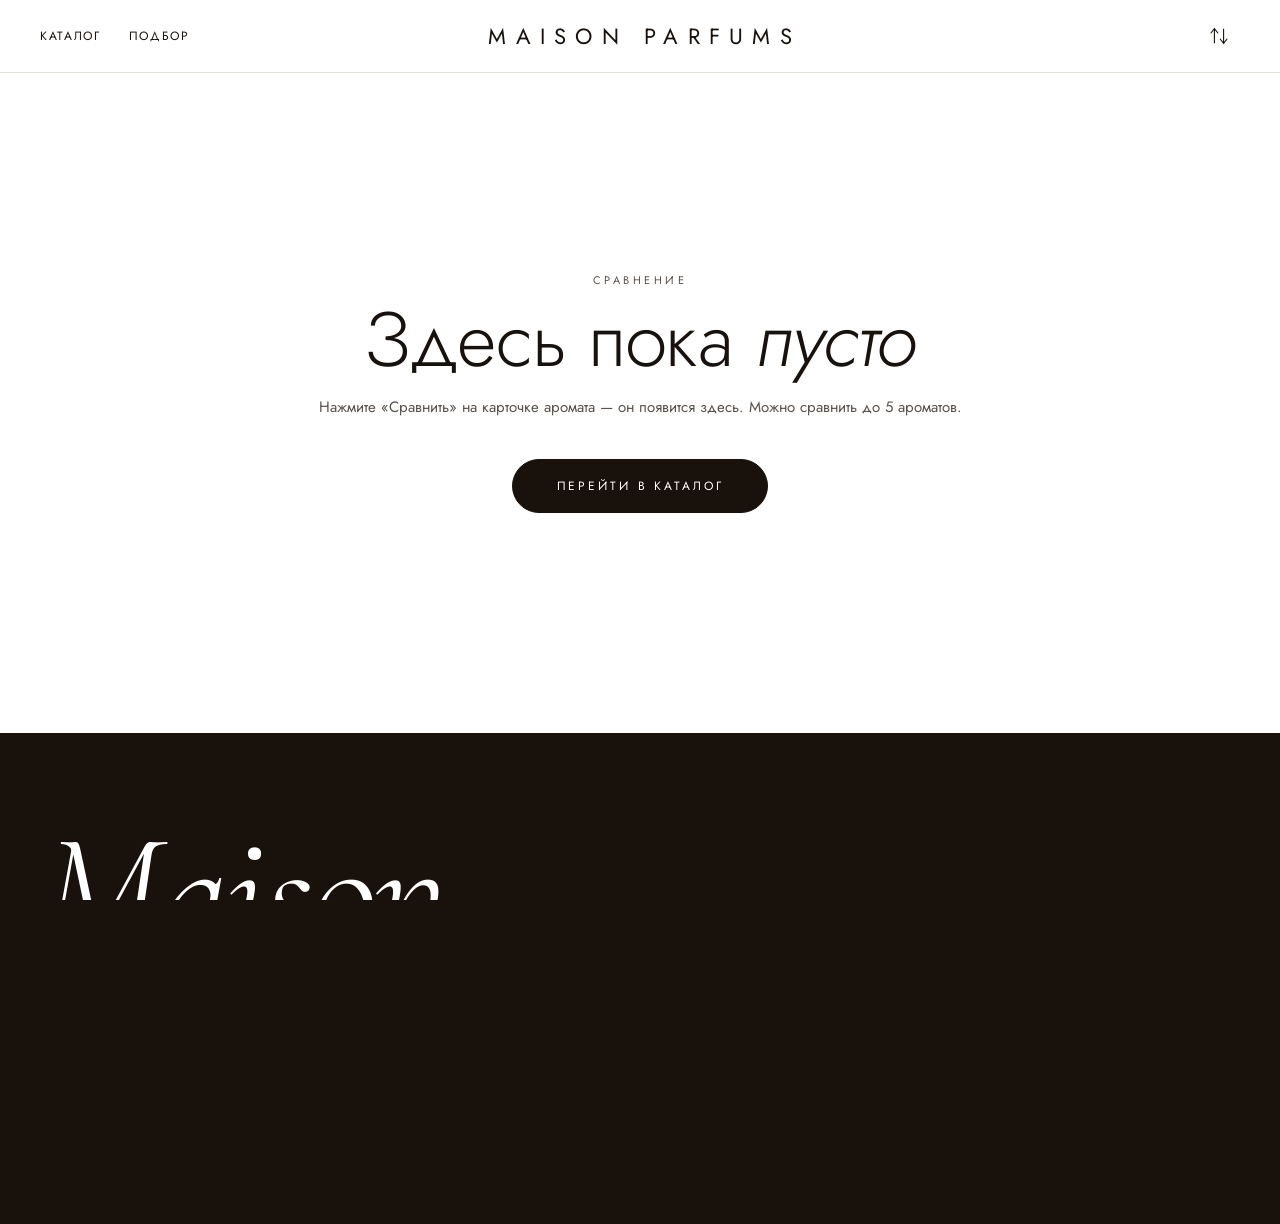
<file: compare.html>
<!doctype html>
<html lang="ru">
<head>
  <meta charset="utf-8">
  <meta name="viewport" content="width=device-width, initial-scale=1, viewport-fit=cover">
  <title>Сравнение — Maison Parfums</title>
  <link rel="preconnect" href="https://fonts.googleapis.com">
  <link rel="preconnect" href="https://fonts.gstatic.com" crossorigin>
  <link href="https://fonts.googleapis.com/css2?family=Cormorant+Garamond:ital,wght@0,300;0,400;1,300;1,400&family=Jost:ital,wght@0,300;0,400;0,500;1,300&display=swap" rel="stylesheet">
  <link rel="stylesheet" href="css/style.css">
</head>
<body data-page="compare">
  <main class="cmp-wrap" id="page"></main>
  <script src="js/data.js"></script>
  <script src="js/data2.js"></script>
  <script src="js/data3.js"></script>
  <script src="js/data4.js"></script>
  <script src="js/data5.js"></script>
  <script src="js/data6.js"></script>
  <script src="js/data7.js"></script>
  <script src="js/data8.js"></script>
  <script src="js/data9.js"></script>
  <script src="js/data10.js"></script>
  <script src="js/common.js"></script>
  <script src="js/notes.js"></script>
  <script src="js/compare.js"></script>
</body>
</html>
</file>
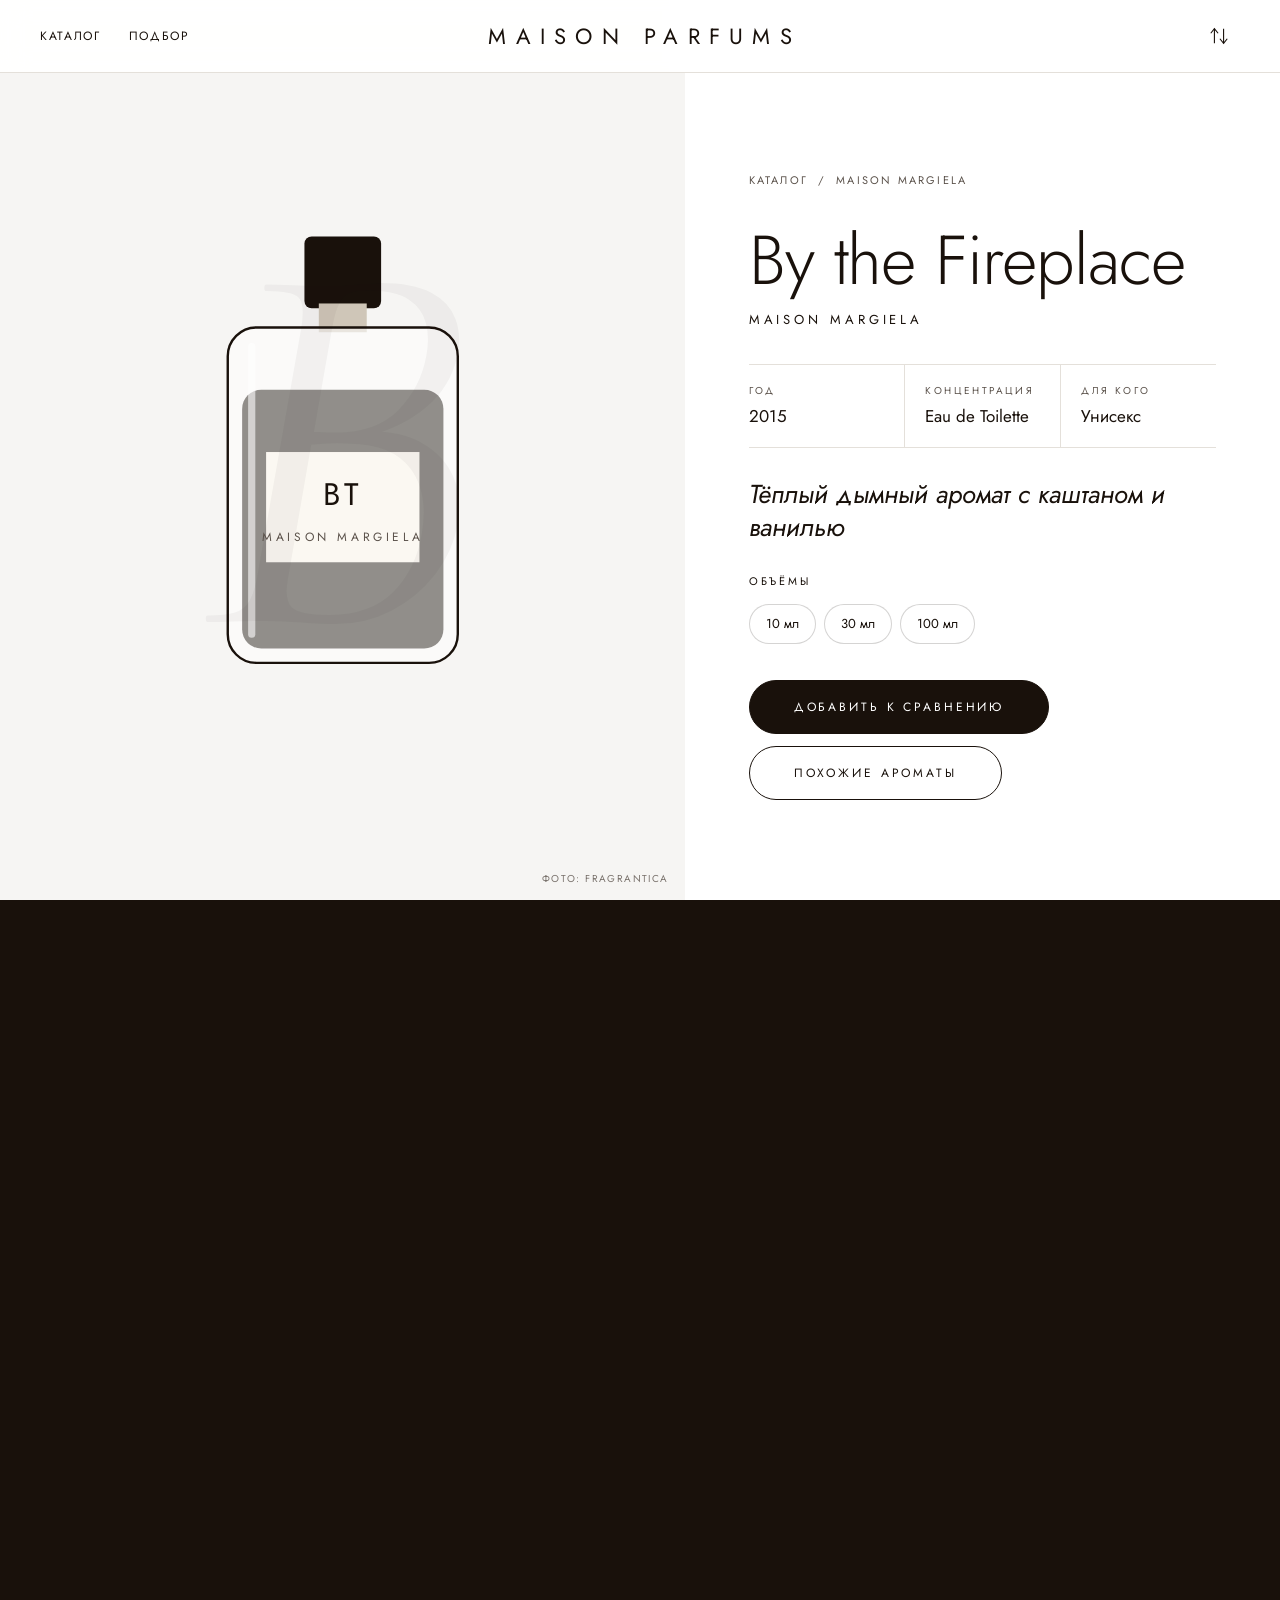
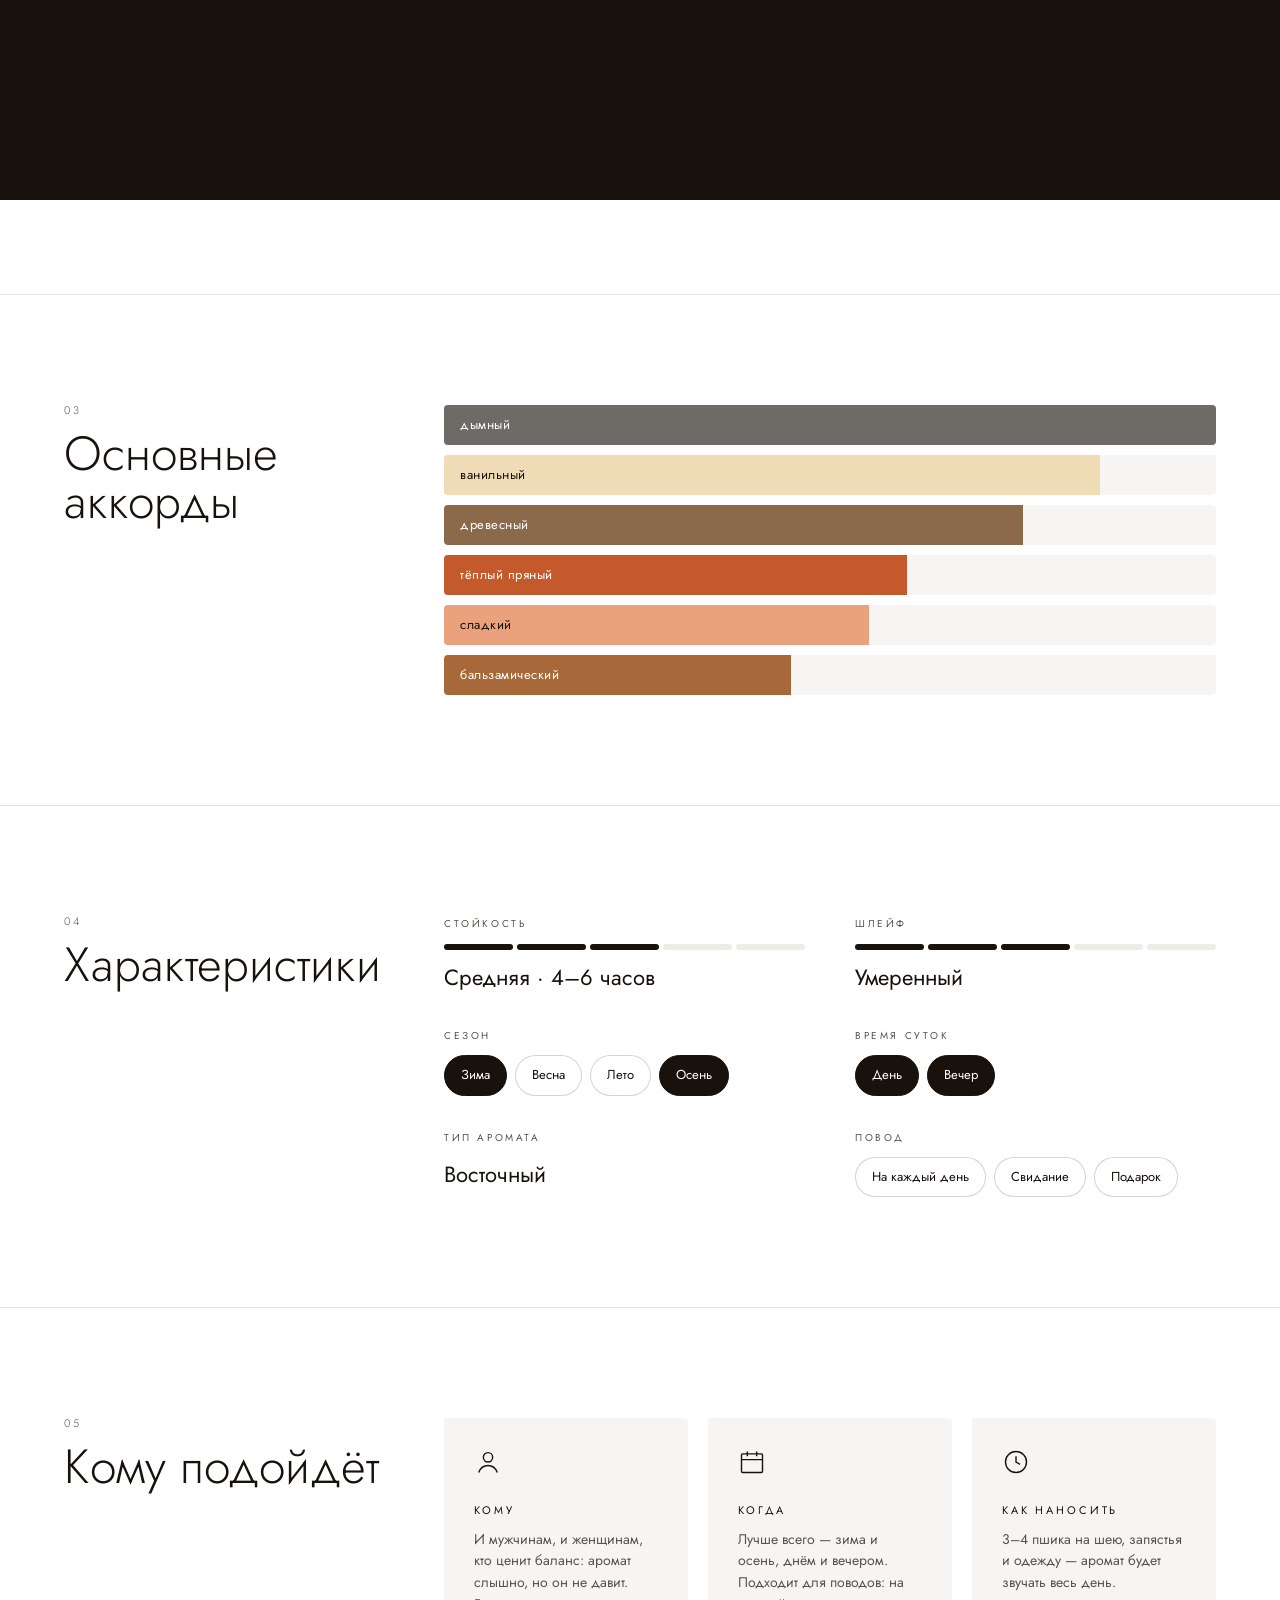
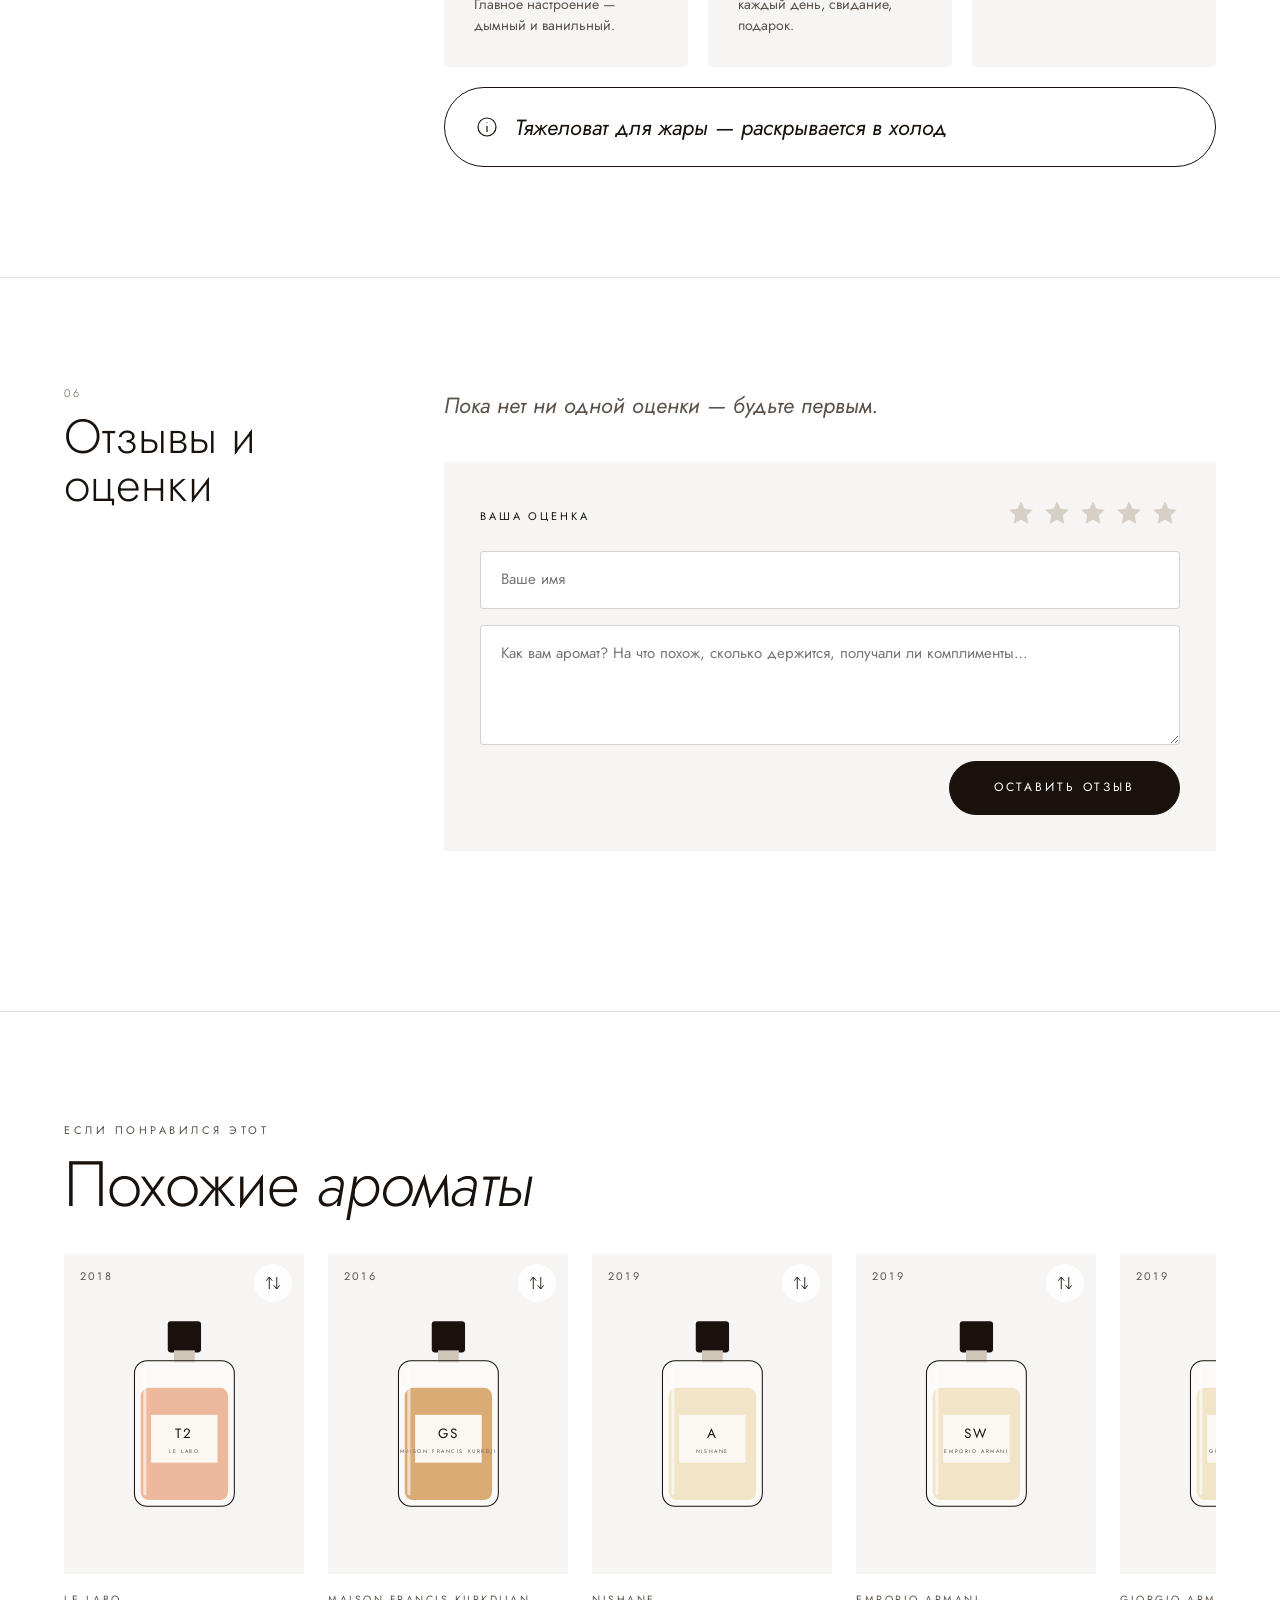
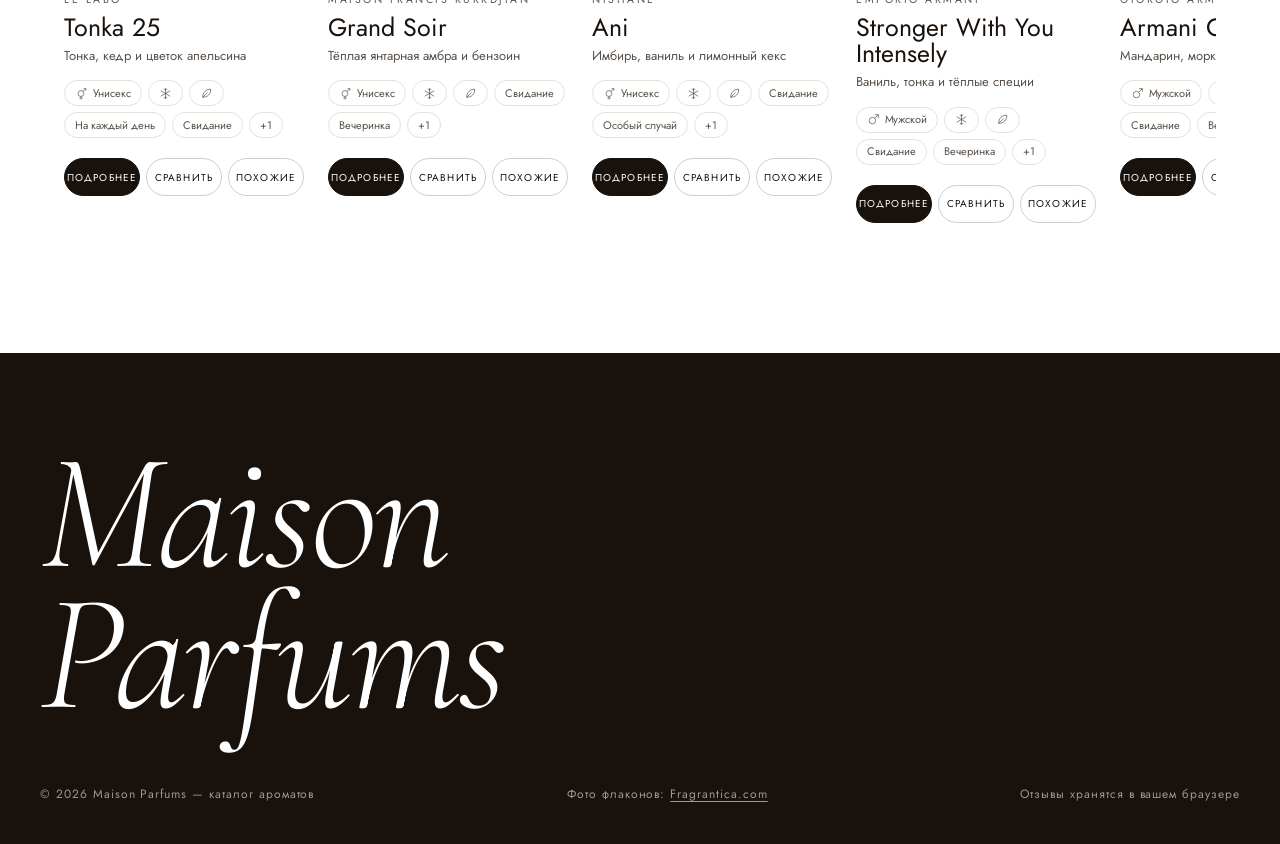
<file: perfume.html>
<!doctype html>
<html lang="ru">
<head>
  <meta charset="utf-8">
  <meta name="viewport" content="width=device-width, initial-scale=1, viewport-fit=cover">
  <title>Аромат — Maison Parfums</title>
  <link rel="preconnect" href="https://fonts.googleapis.com">
  <link rel="preconnect" href="https://fonts.gstatic.com" crossorigin>
  <link href="https://fonts.googleapis.com/css2?family=Cormorant+Garamond:ital,wght@0,300;0,400;1,300;1,400&family=Jost:ital,wght@0,300;0,400;0,500;1,300&display=swap" rel="stylesheet">
  <link rel="stylesheet" href="css/style.css">
</head>
<body data-page="perfume">
  <main id="page"></main>
  <script src="js/data.js"></script>
  <script src="js/data2.js"></script>
  <script src="js/data3.js"></script>
  <script src="js/data4.js"></script>
  <script src="js/data5.js"></script>
  <script src="js/data6.js"></script>
  <script src="js/data7.js"></script>
  <script src="js/data8.js"></script>
  <script src="js/data9.js"></script>
  <script src="js/data10.js"></script>
  <script src="js/common.js"></script>
  <script src="js/notes.js"></script>
  <script src="js/perfume.js"></script>
</body>
</html>
</file>
<file: css/style.css>
/* ============ Maison Parfums — общий стиль ============ */
:root {
  --bg: #ffffff;
  --paper: #f6f5f3;
  --paper-2: #efece7;
  --ink: #19110b;
  --ink-2: #5b524b;
  --line: #e4e0da;
  --gold: #a07c4a;
  --ember: #e2783a;
  --serif: 'Jost', 'Helvetica Neue', Arial, sans-serif;
  --accent: 'Cormorant Garamond', 'Times New Roman', serif;
  --sans: 'Jost', 'Helvetica Neue', Arial, sans-serif;
  --ease: cubic-bezier(.77, 0, .175, 1);
  --ease-out: cubic-bezier(.16, 1, .3, 1);
  --header-h: 72px;
}

* { box-sizing: border-box; margin: 0; padding: 0; }
html { -webkit-text-size-adjust: 100%; }
body {
  background: var(--bg);
  color: var(--ink);
  font-family: var(--sans);
  font-weight: 400;
  font-size: 15px;
  line-height: 1.55;
  -webkit-font-smoothing: antialiased;
  overflow-x: hidden;
}
body.lock { overflow: hidden; }
a { color: inherit; text-decoration: none; }
button { font: inherit; color: inherit; background: none; border: 0; cursor: pointer; }
img { display: block; max-width: 100%; }
::selection { background: var(--ink); color: #fff; }

/* зерно поверх всего сайта */
.grain {
  position: fixed; inset: -50%; z-index: 999; pointer-events: none; opacity: .045;
  background-image: url("data:image/svg+xml,%3Csvg xmlns='http://www.w3.org/2000/svg' width='160' height='160'%3E%3Cfilter id='n'%3E%3CfeTurbulence type='fractalNoise' baseFrequency='.9' numOctaves='3' stitchTiles='stitch'/%3E%3C/filter%3E%3Crect width='100%25' height='100%25' filter='url(%23n)'/%3E%3C/svg%3E");
  animation: grain 1.2s steps(6) infinite;
}
@keyframes grain {
  0% { transform: translate(0, 0); } 20% { transform: translate(-3%, 2%); } 40% { transform: translate(2%, -3%); }
  60% { transform: translate(-2%, -1%); } 80% { transform: translate(3%, 3%); } 100% { transform: translate(0, 0); }
}

/* ============ Шапка ============ */
.header {
  position: fixed; top: 0; left: 0; right: 0; z-index: 100;
  height: var(--header-h);
  display: grid; grid-template-columns: 1fr auto 1fr; align-items: center;
  padding: 0 40px;
  background: rgba(255, 255, 255, .0);
  transition: background .5s var(--ease-out), box-shadow .5s var(--ease-out), color .5s;
}
.header.solid { background: rgba(255, 255, 255, .92); backdrop-filter: blur(14px); box-shadow: 0 1px 0 var(--line); }
.header__left { display: flex; gap: 28px; font-size: 12px; letter-spacing: .14em; text-transform: uppercase; }
.header__left a { position: relative; }
.header__left a::after, .link-u::after {
  content: ''; position: absolute; left: 0; bottom: -3px; width: 100%; height: 1px; background: currentColor;
  transform: scaleX(0); transform-origin: right; transition: transform .5s var(--ease-out);
}
.header__left a:hover::after, .link-u:hover::after { transform: scaleX(1); transform-origin: left; }
.logo {
  font-family: var(--sans); font-weight: 400; font-size: 22px; letter-spacing: .42em; text-transform: uppercase;
  padding-left: .42em; white-space: nowrap;
}
.header__right { justify-self: end; display: flex; align-items: center; gap: 18px; }
.compare-btn { position: relative; width: 42px; height: 42px; display: grid; place-items: center; border-radius: 50%; transition: background .3s; }
.compare-btn:hover { background: var(--paper); }
.compare-btn svg { width: 22px; height: 22px; }
.compare-count {
  position: absolute; top: 2px; right: 0; min-width: 18px; height: 18px; padding: 0 5px; border-radius: 9px;
  background: var(--ink); color: #fff; font-size: 10px; line-height: 18px; text-align: center; font-weight: 500;
  transform: scale(0); transition: transform .45s cubic-bezier(.34, 1.56, .64, 1);
}
.compare-count.show { transform: scale(1); }
.compare-count.bump { animation: bump .5s cubic-bezier(.34, 1.56, .64, 1); }
@keyframes bump { 0% { transform: scale(1); } 40% { transform: scale(1.6); } 100% { transform: scale(1); } }

/* ============ Интро-загрузка ============ */
.intro {
  position: fixed; inset: 0; z-index: 500; background: var(--ink); color: #fff;
  display: grid; place-items: center; transition: transform 1.1s var(--ease);
}
.intro.out { transform: translateY(-100%); }
.intro__word { display: flex; overflow: hidden; font-size: clamp(22px, 4vw, 44px); letter-spacing: .5em; text-transform: uppercase; padding-left: .5em; }
.intro__word span { display: inline-block; transform: translateY(110%); animation: rise .9s var(--ease-out) forwards; }
.intro__line { position: absolute; bottom: 18%; left: 50%; width: 180px; height: 1px; margin-left: -90px; background: rgba(255,255,255,.2); overflow: hidden; }
.intro__line::after { content: ''; position: absolute; inset: 0; background: #fff; transform: scaleX(0); transform-origin: left; animation: load 1.6s var(--ease) forwards .2s; }
@keyframes rise { to { transform: translateY(0); } }
@keyframes load { to { transform: scaleX(1); } }

/* шторка перехода между страницами */
.curtain {
  position: fixed; inset: 0; z-index: 400; background: var(--ink); pointer-events: none;
  transform: translateY(100%); transition: transform .7s var(--ease);
}
.curtain.in { transform: translateY(0); }
.curtain.up { transform: translateY(-100%); }

/* ============ HERO ============ */
.hero {
  position: relative; height: 100vh; height: 100svh; min-height: 620px; overflow: hidden;
  background: radial-gradient(120% 90% at 50% 55%, #fffdfa 0%, #f4efe8 55%, #e9e2d8 100%);
}
.hero__canvas { position: absolute; inset: 0; }
.hero__canvas canvas { display: block; width: 100% !important; height: 100% !important; }
.hero__bigword {
  position: absolute; left: 50%; top: 50%; transform: translate(-50%, -54%);
  font-family: var(--accent); font-style: italic; font-weight: 300; font-size: clamp(120px, 22vw, 360px);
  line-height: .8; color: rgba(25, 17, 11, .045); white-space: nowrap; pointer-events: none; user-select: none;
}
.hero__info {
  position: absolute; right: 7vw; top: 50%; transform: translateY(-50%); width: min(340px, 30vw); z-index: 2;
}
.hero__eyebrow { font-size: 11px; letter-spacing: .3em; text-transform: uppercase; color: var(--ink-2); margin-bottom: 18px; display: flex; align-items: center; gap: 12px; }
.hero__eyebrow::before { content: ''; width: 34px; height: 1px; background: currentColor; }
.hero__title { font-family: var(--serif); font-weight: 300; font-size: clamp(38px, 4.4vw, 68px); line-height: .95; letter-spacing: -.01em; }
.hero__title em { display: block; font-style: italic; }
.hero__brand { margin-top: 14px; font-size: 12px; letter-spacing: .28em; text-transform: uppercase; }
.hero__text { margin-top: 22px; color: var(--ink-2); font-size: 14px; line-height: 1.7; }
.hero__notes { margin-top: 22px; display: flex; flex-wrap: wrap; gap: 6px; }
.hero__notes span { font-size: 11px; letter-spacing: .08em; padding: 6px 12px; border: 1px solid rgba(25,17,11,.18); border-radius: 30px; }
.hero__more { margin-top: 26px; display: inline-flex; align-items: center; gap: 12px; font-size: 12px; letter-spacing: .2em; text-transform: uppercase; position: relative; }
.hero__more svg { width: 26px; transition: transform .5s var(--ease-out); }
.hero__more:hover svg { transform: translateX(6px); }

.hero__left {
  position: absolute; left: 40px; top: 50%; transform: translateY(-50%); z-index: 2;
  writing-mode: vertical-rl; rotate: 180deg; font-size: 11px; letter-spacing: .4em; text-transform: uppercase; color: var(--ink-2);
}
.hero__scroll {
  position: absolute; left: 50%; bottom: 34px; transform: translateX(-50%); z-index: 3;
  display: flex; flex-direction: column; align-items: center; gap: 14px; cursor: pointer;
}
.hero__scroll-label { font-size: 11px; letter-spacing: .34em; text-transform: uppercase; padding-left: .34em; }
.hero__arrow {
  width: 52px; height: 52px; border-radius: 50%; border: 1px solid rgba(25,17,11,.25);
  display: grid; place-items: center; position: relative; transition: background .4s, border-color .4s;
}
.hero__arrow svg { width: 16px; animation: nudge 2s var(--ease) infinite; }
.hero__scroll:hover .hero__arrow { background: var(--ink); border-color: var(--ink); color: #fff; }
.hero__arrow::before {
  content: ''; position: absolute; inset: -1px; border-radius: 50%; border: 1px solid var(--ink);
  animation: ring 2.4s var(--ease-out) infinite;
}
@keyframes nudge { 0%, 100% { transform: translateY(-3px); } 50% { transform: translateY(4px); } }
@keyframes ring { 0% { transform: scale(1); opacity: .6; } 100% { transform: scale(1.7); opacity: 0; } }

.hero [data-in] { opacity: 0; transform: translateY(30px); transition: opacity 1.2s var(--ease-out), transform 1.2s var(--ease-out); }
.ready .hero [data-in] { opacity: 1; transform: none; }

/* бегущая строка */
.marquee { background: var(--ink); color: #f3ede4; overflow: hidden; white-space: nowrap; padding: 16px 0; position: relative; z-index: 2; }
.marquee__inner { display: inline-flex; animation: marquee 38s linear infinite; }
.marquee span { font-family: var(--accent); font-style: italic; font-size: 26px; padding: 0 28px; }
.marquee b { font-family: var(--sans); font-weight: 400; font-size: 11px; letter-spacing: .4em; vertical-align: middle; text-transform: uppercase; opacity: .6; }
@keyframes marquee { to { transform: translateX(-50%); } }

/* ============ Секции ============ */
.section { padding: 120px 40px; max-width: 1480px; margin: 0 auto; }
.section-head { display: flex; justify-content: space-between; align-items: flex-end; gap: 30px; margin-bottom: 56px; flex-wrap: wrap; }
.kicker { font-size: 11px; letter-spacing: .32em; text-transform: uppercase; color: var(--ink-2); margin-bottom: 16px; }
.h2 { font-family: var(--serif); font-weight: 300; font-size: clamp(42px, 6vw, 92px); line-height: .92; letter-spacing: -.015em; }
.h2 em { font-style: italic; }
.lead { max-width: 420px; color: var(--ink-2); }

.reveal { opacity: 0; transform: translateY(40px); transition: opacity 1.1s var(--ease-out), transform 1.1s var(--ease-out); }
.reveal.vis { opacity: 1; transform: none; }

/* ============ Фильтры ============ */
.finder { background: var(--paper); }
.finder .section { padding-top: 140px; }
.search {
  position: relative; border-bottom: 1px solid var(--ink); display: flex; align-items: center; gap: 16px; padding: 10px 0 14px;
  margin-bottom: 48px;
}
.search svg { width: 26px; flex: none; }
.search input {
  flex: 1; border: 0; background: transparent; outline: none; font-family: var(--serif); font-size: clamp(26px, 3.6vw, 48px); font-weight: 300; color: var(--ink);
}
.search input::placeholder { color: rgba(25,17,11,.3); font-style: italic; }

.filters { display: grid; grid-template-columns: repeat(3, 1fr); gap: 40px 48px; }
.filter__label { font-size: 11px; letter-spacing: .26em; text-transform: uppercase; margin-bottom: 14px; display: flex; justify-content: space-between; }
.filter__label small { letter-spacing: .06em; text-transform: none; color: var(--ink-2); font-size: 11px; }
.chips { display: flex; flex-wrap: wrap; gap: 8px; }
.chip {
  padding: 9px 16px; border: 1px solid rgba(25,17,11,.18); border-radius: 40px; font-size: 13px; background: #fff;
  transition: background .3s, color .3s, border-color .3s, transform .3s; user-select: none;
}
.chip:hover { border-color: var(--ink); }
.chip.on { background: var(--ink); color: #fff; border-color: var(--ink); }
.chip:active { transform: scale(.96); }

.select, .tag-input input {
  width: 100%; padding: 12px 16px; border: 1px solid rgba(25,17,11,.18); border-radius: 40px; background: #fff;
  font: inherit; font-size: 13px; color: var(--ink); outline: none; appearance: none; transition: border-color .3s;
}
.select:focus, .tag-input input:focus { border-color: var(--ink); }
.select { background-image: url("data:image/svg+xml,%3Csvg xmlns='http://www.w3.org/2000/svg' width='10' height='6'%3E%3Cpath d='M1 1l4 4 4-4' fill='none' stroke='%2319110b'/%3E%3C/svg%3E"); background-repeat: no-repeat; background-position: right 18px center; padding-right: 40px; cursor: pointer; }
.tag-input { position: relative; }
.tag-input__tags { display: flex; flex-wrap: wrap; gap: 6px; margin-top: 10px; }
.tag { display: inline-flex; align-items: center; gap: 8px; padding: 6px 8px 6px 14px; border-radius: 30px; background: var(--ink); color: #fff; font-size: 12px; }
.tag.minus { background: #8c2f1c; }
.tag button { width: 18px; height: 18px; border-radius: 50%; display: grid; place-items: center; background: rgba(255,255,255,.18); font-size: 12px; line-height: 1; }
.suggest {
  position: absolute; left: 0; right: 0; top: calc(100% + 6px); z-index: 20; background: #fff; border: 1px solid var(--line);
  border-radius: 18px; max-height: 240px; overflow: auto; box-shadow: 0 20px 40px rgba(25,17,11,.12); display: none;
}
.suggest.open { display: block; }
.suggest button { display: block; width: 100%; text-align: left; padding: 10px 18px; font-size: 13px; }
.suggest button:hover, .suggest button.act { background: var(--paper); }

.finder__actions { margin-top: 60px; display: flex; gap: 16px; align-items: center; flex-wrap: wrap; }
.btn {
  position: relative; overflow: hidden; display: inline-flex; align-items: center; justify-content: center; gap: 12px;
  height: 54px; padding: 0 44px; border-radius: 60px; font-size: 12px; letter-spacing: .24em; text-transform: uppercase;
  background: var(--ink); color: #fff; border: 1px solid var(--ink); isolation: isolate;
}
.btn::before {
  content: ''; position: absolute; inset: 0; background: var(--gold); z-index: -1;
  transform: translateY(101%); border-radius: 50% 50% 0 0; transition: transform .6s var(--ease), border-radius .6s var(--ease);
}
.btn:hover::before { transform: translateY(0); border-radius: 0; }
.btn--ghost { background: transparent; color: var(--ink); }
.btn--ghost::before { background: var(--ink); }
.btn--ghost:hover { color: #fff; }
.btn--sm { height: 40px; padding: 0 20px; font-size: 10.5px; letter-spacing: .18em; }
.finder__count { margin-left: auto; font-size: 13px; color: var(--ink-2); }

/* ============ Каталог / карточки ============ */
.results-bar { display: flex; justify-content: space-between; align-items: center; gap: 20px; margin-bottom: 36px; flex-wrap: wrap; }
.results-bar .select { width: auto; min-width: 220px; }
.similar-note { display: none; align-items: center; gap: 14px; padding: 14px 22px; background: var(--paper); border-radius: 60px; font-size: 13px; }
.similar-note.show { display: inline-flex; }
.similar-note button { text-decoration: underline; text-underline-offset: 3px; }

.grid { display: grid; grid-template-columns: repeat(4, 1fr); gap: 48px 24px; }
.card { position: relative; display: flex; flex-direction: column; opacity: 0; transform: translateY(40px); }
.card.vis { opacity: 1; transform: none; transition: opacity .9s var(--ease-out), transform .9s var(--ease-out); }
.card__media {
  position: relative; aspect-ratio: 3 / 4; background: var(--paper); overflow: hidden; display: grid; place-items: center;
}
.card__media img {
  width: 78%; height: 78%; object-fit: contain; mix-blend-mode: multiply;
  transition: transform 1.1s var(--ease-out);
}
.card:hover .card__media img { transform: scale(1.07) rotate(-2deg); }
.card__media .fallback { width: 52%; transition: transform 1.1s var(--ease-out); }
.card:hover .card__media .fallback { transform: scale(1.07) rotate(-2deg); }
.card__year { position: absolute; left: 16px; top: 14px; font-size: 11px; letter-spacing: .2em; color: var(--ink-2); }
.card__cmp {
  position: absolute; right: 12px; top: 10px; width: 38px; height: 38px; border-radius: 50%; display: grid; place-items: center;
  background: rgba(255,255,255,.85); transition: background .3s, color .3s, transform .3s;
}
.card__cmp svg { width: 18px; }
.card__cmp:hover { transform: scale(1.08); }
.card__cmp.on { background: var(--ink); color: #fff; }
.card__overlay {
  position: absolute; left: 0; right: 0; bottom: 0; padding: 14px; display: flex; gap: 8px;
  transform: translateY(100%); transition: transform .6s var(--ease-out);
}
.card:hover .card__overlay { transform: none; }
.card__overlay .btn { flex: 1; height: 40px; padding: 0 10px; font-size: 10px; letter-spacing: .16em; }
.card__body { padding-top: 18px; display: flex; flex-direction: column; gap: 6px; flex: 1; }
.card__brand { font-size: 10.5px; letter-spacing: .24em; text-transform: uppercase; color: var(--ink-2); }
.card__name { font-family: var(--serif); font-size: 25px; line-height: 1.05; font-weight: 400; }
.card__short { font-size: 13px; color: var(--ink-2); }
.card__icons { display: flex; flex-wrap: wrap; gap: 6px; margin-top: 8px; }
.ico {
  display: inline-flex; align-items: center; gap: 5px; height: 26px; padding: 0 10px; border-radius: 20px;
  border: 1px solid var(--line); font-size: 11px; color: var(--ink-2); white-space: nowrap;
}
.ico svg { width: 13px; height: 13px; }
.card__actions { display: grid; grid-template-columns: 1fr 1fr 1fr; gap: 6px; margin-top: 14px; }
.card__actions button, .card__actions a {
  height: 38px; border: 1px solid rgba(25,17,11,.2); border-radius: 30px; font-size: 10px; letter-spacing: .12em; text-transform: uppercase;
  display: grid; place-items: center; transition: background .3s, color .3s, border-color .3s;
}
.card__actions a { background: var(--ink); color: #fff; border-color: var(--ink); }
.card__actions a:hover { background: var(--gold); border-color: var(--gold); }
.card__actions button:hover { border-color: var(--ink); }
.card__actions button.on { background: var(--ink); color: #fff; }

.empty { grid-column: 1 / -1; text-align: center; padding: 80px 20px; }
.empty .h2 { font-size: 46px; }
.more-wrap { display: flex; justify-content: center; margin-top: 70px; }

/* фолбэк-флакон, если фото не загрузилось */
.fallback text { font-family: var(--sans); }

/* ============ Тост ============ */
.toast {
  position: fixed; left: 50%; bottom: 30px; z-index: 300; transform: translate(-50%, 140%);
  background: var(--ink); color: #fff; padding: 14px 24px; border-radius: 40px; font-size: 13px; display: flex; gap: 16px; align-items: center;
  transition: transform .6s var(--ease-out); max-width: calc(100% - 32px);
}
.toast.show { transform: translate(-50%, 0); }
.toast a { text-decoration: underline; text-underline-offset: 3px; white-space: nowrap; }

/* ============ Подвал ============ */
.footer { background: var(--ink); color: #d9d1c5; padding: 90px 40px 40px; }
.footer__big { font-family: var(--accent); font-style: italic; font-weight: 300; font-size: clamp(60px, 13vw, 210px); line-height: .85; color: #fff; letter-spacing: -.02em; }
.footer__row { display: flex; justify-content: space-between; gap: 30px; margin-top: 60px; font-size: 12px; letter-spacing: .08em; flex-wrap: wrap; opacity: .7; }

/* ============ Страница аромата ============ */
.p-hero { display: grid; grid-template-columns: 1.15fr 1fr; min-height: 100vh; }
.p-hero__media { position: sticky; top: 0; height: 100vh; background: var(--paper); display: grid; place-items: center; overflow: hidden; }
.p-hero__media img { width: min(70%, 520px); max-height: 78vh; object-fit: contain; mix-blend-mode: multiply; animation: float 7s ease-in-out infinite; }
.p-hero__media .fallback { width: min(42%, 320px); animation: float 7s ease-in-out infinite; }
.p-hero__media .big-initial {
  position: absolute; font-family: var(--accent); font-style: italic; font-size: 60vh; line-height: 1; color: rgba(25,17,11,.04); pointer-events: none;
}
@keyframes float { 0%, 100% { transform: translateY(-10px) rotate(-1deg); } 50% { transform: translateY(10px) rotate(1deg); } }
.p-hero__info { padding: calc(var(--header-h) + 80px) 64px 80px; display: flex; flex-direction: column; justify-content: center; }
.crumbs { font-size: 11px; letter-spacing: .2em; text-transform: uppercase; color: var(--ink-2); margin-bottom: 40px; display: flex; gap: 10px; }
.p-title { font-family: var(--serif); font-weight: 300; font-size: clamp(46px, 5.4vw, 88px); line-height: .92; letter-spacing: -.015em; }
.p-brand { margin-top: 18px; font-size: 13px; letter-spacing: .3em; text-transform: uppercase; }
.p-meta { margin-top: 34px; display: grid; grid-template-columns: repeat(3, 1fr); border-top: 1px solid var(--line); border-bottom: 1px solid var(--line); }
.p-meta div { padding: 18px 0; }
.p-meta div + div { padding-left: 20px; border-left: 1px solid var(--line); }
.p-meta small { display: block; font-size: 10px; letter-spacing: .24em; text-transform: uppercase; color: var(--ink-2); margin-bottom: 4px; }
.p-meta b { font-weight: 400; font-size: 17px; }
.p-short { margin-top: 30px; font-family: var(--serif); font-size: 26px; font-style: italic; line-height: 1.25; }
.p-vols { margin-top: 30px; }
.p-actions { margin-top: 36px; display: flex; gap: 12px; flex-wrap: wrap; }

.p-section { padding: 110px 64px; border-top: 1px solid var(--line); }
.p-section__grid { display: grid; grid-template-columns: 320px 1fr; gap: 60px; max-width: 1300px; margin: 0 auto; }
.p-section__title { font-family: var(--serif); font-weight: 300; font-size: 48px; line-height: 1; }
.p-section__title small { display: block; font-family: var(--sans); font-size: 11px; letter-spacing: .3em; text-transform: uppercase; color: var(--ink-2); margin-bottom: 14px; }
.p-desc { font-family: var(--serif); font-size: clamp(24px, 2.4vw, 34px); line-height: 1.3; font-weight: 300; }

/* пирамида нот */
.pyramid { display: flex; flex-direction: column; align-items: center; gap: 10px; }
.tier { position: relative; text-align: center; padding: 26px 8%; background: var(--paper); clip-path: polygon(6% 0, 94% 0, 100% 100%, 0 100%); }
.tier:nth-child(1) { width: 62%; }
.tier:nth-child(2) { width: 81%; background: var(--paper-2); }
.tier:nth-child(3) { width: 100%; background: #e6dfd4; }
.tier__label { font-size: 10px; letter-spacing: .3em; text-transform: uppercase; color: var(--ink-2); margin-bottom: 10px; }
.tier__notes { display: flex; flex-wrap: wrap; justify-content: center; gap: 6px 14px; font-family: var(--serif); font-size: 21px; }
.tier__notes span { opacity: 0; transform: translateY(10px); transition: opacity .6s var(--ease-out), transform .6s var(--ease-out); }
.vis .tier__notes span { opacity: 1; transform: none; }

/* аккорды */
.accords { display: flex; flex-direction: column; gap: 10px; }
.accord { position: relative; height: 40px; border-radius: 4px; overflow: hidden; background: var(--paper); }
.accord__bar { position: absolute; inset: 0; width: 0; transition: width 1.4s var(--ease-out); display: flex; align-items: center; padding-left: 16px; }
.accord__bar span { font-size: 13px; letter-spacing: .04em; white-space: nowrap; }

/* характеристики */
.specs { display: grid; grid-template-columns: repeat(2, 1fr); gap: 34px 50px; }
.spec small { display: block; font-size: 10px; letter-spacing: .26em; text-transform: uppercase; color: var(--ink-2); margin-bottom: 12px; }
.meter { display: grid; grid-template-columns: repeat(5, 1fr); gap: 4px; }
.meter i { height: 6px; background: var(--paper-2); border-radius: 3px; position: relative; overflow: hidden; }
.meter i.on::after { content: ''; position: absolute; inset: 0; background: var(--ink); transform: scaleX(0); transform-origin: left; transition: transform .6s var(--ease-out); }
.vis .meter i.on::after { transform: scaleX(1); }
.spec__val { margin-top: 10px; font-family: var(--serif); font-size: 22px; }
.spec .chips .chip { cursor: default; }

.fit { display: grid; grid-template-columns: repeat(3, 1fr); gap: 20px; }
.fit__card { padding: 30px; background: var(--paper); border-radius: 4px; }
.fit__card svg { width: 28px; height: 28px; margin-bottom: 18px; }
.fit__card h4 { font-weight: 400; font-size: 11px; letter-spacing: .26em; text-transform: uppercase; margin-bottom: 10px; }
.fit__card p { color: var(--ink-2); font-size: 14px; }
.fit__tip { grid-column: 1 / -1; display: flex; align-items: center; gap: 16px; padding: 22px 30px; border: 1px solid var(--ink); border-radius: 60px; font-family: var(--serif); font-size: 22px; font-style: italic; }
.fit__tip svg { width: 24px; flex: none; }

/* отзывы */
.rating-sum { display: flex; align-items: baseline; gap: 18px; margin-bottom: 40px; }
.rating-sum b { font-family: var(--serif); font-weight: 300; font-size: 90px; line-height: 1; }
.stars { display: inline-flex; gap: 4px; color: var(--ink); }
.stars svg { width: 18px; height: 18px; }
.star-input { display: inline-flex; gap: 6px; flex-direction: row-reverse; justify-content: flex-end; }
.star-input input { display: none; }
.star-input label { cursor: pointer; color: #d6cfc5; transition: color .2s, transform .2s; }
.star-input label svg { width: 30px; height: 30px; }
.star-input label:hover, .star-input label:hover ~ label, .star-input input:checked ~ label { color: var(--ink); }
.star-input label:hover { transform: scale(1.15); }
.review-form { display: grid; gap: 16px; padding: 36px; background: var(--paper); margin-bottom: 50px; }
.review-form input[type=text], .review-form textarea {
  width: 100%; padding: 16px 20px; border: 1px solid rgba(25,17,11,.18); background: #fff; font: inherit; outline: none; border-radius: 4px;
}
.review-form textarea { min-height: 120px; resize: vertical; }
.review-form input:focus, .review-form textarea:focus { border-color: var(--ink); }
.review-form .row { display: flex; justify-content: space-between; align-items: center; gap: 20px; flex-wrap: wrap; }
.form-err { color: #8c2f1c; font-size: 13px; min-height: 18px; }
.reviews { display: grid; gap: 0; }
.review { padding: 28px 0; border-top: 1px solid var(--line); display: grid; grid-template-columns: 200px 1fr; gap: 30px; }
.review__who b { font-weight: 500; display: block; }
.review__who small { color: var(--ink-2); font-size: 12px; }
.review__text { font-size: 15px; }
.reviews-empty { color: var(--ink-2); font-style: italic; font-family: var(--serif); font-size: 22px; }

/* полоса похожих */
.rail { display: grid; grid-auto-flow: column; grid-auto-columns: minmax(240px, 1fr); gap: 24px; overflow-x: auto; scroll-snap-type: x mandatory; padding-bottom: 20px; }
.rail .card { scroll-snap-align: start; }

/* ============ Сравнение ============ */
.cmp-wrap { padding: calc(var(--header-h) + 80px) 40px 100px; max-width: 1600px; margin: 0 auto; }
.cmp-head { display: flex; justify-content: space-between; align-items: flex-end; gap: 30px; margin-bottom: 50px; flex-wrap: wrap; }
.cmp-scroll { overflow-x: auto; border-top: 1px solid var(--ink); }
.cmp { border-collapse: collapse; min-width: 100%; table-layout: fixed; }
.cmp th, .cmp td { padding: 18px 20px; border-bottom: 1px solid var(--line); vertical-align: top; text-align: left; font-weight: 400; font-size: 14px; }
.cmp th { width: 190px; font-size: 10.5px; letter-spacing: .24em; text-transform: uppercase; color: var(--ink-2); position: sticky; left: 0; background: #fff; z-index: 1; }
.cmp td { width: 280px; min-width: 240px; }
.cmp tr:hover td { background: #fbfaf8; }
.cmp__top { position: relative; }
.cmp__img { aspect-ratio: 1; background: var(--paper); display: grid; place-items: center; margin-bottom: 14px; }
.cmp__img img { width: 70%; height: 80%; object-fit: contain; mix-blend-mode: multiply; }
.cmp__img .fallback { width: 40%; }
.cmp__name { font-family: var(--serif); font-size: 26px; line-height: 1.05; }
.cmp__remove { position: absolute; right: 6px; top: 6px; width: 34px; height: 34px; border-radius: 50%; background: #fff; display: grid; place-items: center; font-size: 18px; transition: background .3s, color .3s; }
.cmp__remove:hover { background: var(--ink); color: #fff; }
.cmp .best { font-weight: 500; }
.cmp .best::after { content: ' ★'; color: var(--gold); }
.mini-acc { display: flex; flex-direction: column; gap: 4px; }
.mini-acc div { height: 22px; border-radius: 3px; font-size: 11px; display: flex; align-items: center; padding-left: 8px; white-space: nowrap; overflow: hidden; }
.cmp-empty { text-align: center; padding: 120px 20px; }
.cmp-empty .h2 { margin-bottom: 20px; }
.cmp-empty p { color: var(--ink-2); margin-bottom: 40px; }

/* ============ Адаптив ============ */
@media (max-width: 1200px) {
  .grid { grid-template-columns: repeat(3, 1fr); }
  .filters { grid-template-columns: repeat(2, 1fr); }
}
@media (max-width: 900px) {
  :root { --header-h: 62px; }
  .header { padding: 0 16px; }
  .header__left { display: none; }
  .header { grid-template-columns: 42px 1fr auto; }
  .logo { font-size: 15px; letter-spacing: .3em; justify-self: center; grid-column: 2; }
  .header__right { grid-column: 3; }
  .card__actions button, .card__actions a { font-size: 9px; letter-spacing: .06em; white-space: nowrap; }
  .section { padding: 80px 16px; }
  .grid { grid-template-columns: repeat(2, 1fr); gap: 36px 12px; }
  .card__name { font-size: 20px; }
  .card__actions { grid-template-columns: 1fr 1fr; }
  .card__actions a { grid-column: 1 / -1; }
  .card__overlay { display: none; }
  .hero__info { right: 16px; left: 16px; top: auto; bottom: 130px; transform: none; width: auto; text-align: center; }
  .hero__eyebrow { justify-content: center; }
  .hero__text, .hero__notes, .hero__more { display: none; }
  .hero__title { font-size: 40px; }
  .hero__title em { display: inline; }
  .hero__left { display: none; }
  .filters { grid-template-columns: 1fr; gap: 30px; }
  .finder__actions .btn { flex: 1; }
  .finder__count { width: 100%; margin: 0; }
  .p-hero { grid-template-columns: 1fr; }
  .p-hero__media { position: relative; height: 70vh; }
  .p-hero__info { padding: 40px 16px 60px; }
  .p-section { padding: 70px 16px; }
  .p-section__grid { grid-template-columns: 1fr; gap: 30px; }
  .p-section__title { font-size: 38px; }
  .tier { padding: 20px 14px; }
  .tier:nth-child(1) { width: 78%; }
  .tier:nth-child(2) { width: 89%; }
  .tier__notes { font-size: 17px; }
  .specs { grid-template-columns: 1fr; }
  .fit { grid-template-columns: 1fr; }
  .fit__tip { border-radius: 20px; font-size: 18px; }
  .review { grid-template-columns: 1fr; gap: 8px; }
  .review-form { padding: 20px; }
  .cmp-wrap { padding: calc(var(--header-h) + 40px) 16px 60px; }
  .cmp th { width: 110px; padding: 14px 10px; }
  .cmp td { min-width: 200px; padding: 14px 10px; }
  .footer { padding: 60px 16px 30px; }
  .marquee span { font-size: 20px; }
}
@media (max-width: 480px) {
  .grid { grid-template-columns: 1fr 1fr; }
  .card__short { display: none; }
  .p-meta { grid-template-columns: 1fr 1fr 1fr; }
  .p-meta b { font-size: 14px; }
}
@media (prefers-reduced-motion: reduce) {
  *, *::before, *::after { animation-duration: .01ms !important; transition-duration: .01ms !important; }
}

/* ============ Главный экран — минимализм в духе LV, сцена вместо видео ============ */
.hero {
  background: radial-gradient(90% 80% at 50% 62%, #4a2a17 0%, #22130b 48%, #0d0805 100%);
  color: #f3ede4;
}
.hero__eyebrow, .hero__text { color: rgba(243, 237, 228, .72); }
.hero__notes span { border-color: rgba(243, 237, 228, .28); }
.hero__arrow { border-color: rgba(243, 237, 228, .4); }
.hero__arrow::before { border-color: #f3ede4; }
.hero__scroll:hover .hero__arrow { background: #f3ede4; border-color: #f3ede4; color: var(--ink); }
.hero__vignette { position: absolute; inset: 0; pointer-events: none; background: linear-gradient(180deg, rgba(13,8,5,.55) 0%, transparent 22%, transparent 70%, rgba(13,8,5,.6) 100%); }
.header.on-dark:not(.solid) { color: #f3ede4; }
.header.on-dark:not(.solid) .compare-btn:hover { background: rgba(255,255,255,.1); }
.header.on-dark:not(.solid) .compare-count { background: #f3ede4; color: var(--ink); }
.hero__fallback { position: absolute; inset: 0; display: none; place-items: center; }
.hero__fallback img { height: 62%; transform: rotate(8deg); mix-blend-mode: screen; opacity: .9; }
.no-webgl .hero__fallback { display: grid; }

/* название сайта на шторке перехода */
.curtain { display: grid; place-items: center; color: #f3ede4; }
.curtain__name {
  font-size: clamp(18px, 3.4vw, 34px); letter-spacing: .45em; padding-left: .45em; text-transform: uppercase; white-space: nowrap;
  opacity: 0; transform: translateY(14px); transition: opacity .5s var(--ease-out) .15s, transform .7s var(--ease-out) .15s;
}
.curtain.in .curtain__name { opacity: 1; transform: none; }
.curtain.up .curtain__name { opacity: 0; transform: translateY(-14px); transition-delay: 0s; }

/* подпись источника фото на странице аромата */
.photo-credit { position: absolute; right: 16px; bottom: 14px; font-size: 10px; letter-spacing: .14em; text-transform: uppercase; color: var(--ink-2); opacity: .8; }

/* ============ Главный экран: камин на фоне, название по центру ============ */
.hero__shade { position: absolute; inset: 0; pointer-events: none; background: radial-gradient(70% 60% at 50% 48%, rgba(10,6,3,.35), rgba(10,6,3,.62)); }
.hero__center {
  position: absolute; inset: 0; z-index: 2; pointer-events: none;
  display: grid; place-content: center; justify-items: center; text-align: center;
  padding-left: max(16px, env(safe-area-inset-left, 0px)); padding-right: max(16px, env(safe-area-inset-right, 0px));
}
.hero__logo {
  font-weight: 300; font-size: clamp(30px, 7.2vw, 108px); line-height: 1; letter-spacing: .3em; padding-left: .3em;
  text-transform: uppercase; color: #f6efe5; text-shadow: 0 0 50px rgba(255, 130, 50, .35), 0 2px 18px rgba(0, 0, 0, .5);
}
.hero__tagline {
  margin-top: clamp(14px, 2.4vw, 28px); font-family: var(--accent); font-style: italic; font-weight: 300;
  font-size: clamp(20px, 2.8vw, 38px); color: rgba(246, 239, 229, .88); text-shadow: 0 2px 14px rgba(0, 0, 0, .6);
}
/* пока виден главный экран, логотип в шапке не дублируем */
.header.on-dark:not(.solid) .logo { opacity: 0; pointer-events: none; }
.header .logo { transition: opacity .5s var(--ease-out); }
@media (max-width: 900px) {
  .hero__logo { letter-spacing: .18em; padding-left: .18em; }
}

/* видео на фоне главного экрана */
.hero__video { position: absolute; inset: 0; width: 100%; height: 100%; object-fit: cover; pointer-events: none; }
.hero__canvas { z-index: 1; }
.hero__shade, .hero__vignette { z-index: 1; }
.hero__canvas { transition: opacity 1s var(--ease-out); }
.hero.has-video .hero__canvas { opacity: 0; pointer-events: none; }

/* кнопка «Подобрать парфюм»: центруем без transform, его перезаписывает анимация появления */
.hero__scroll { left: 0; right: 0; margin-inline: auto; width: max-content; transform: none; z-index: 3; }
.hero .hero__scroll[data-in] { transform: translateY(30px); }
.ready .hero .hero__scroll[data-in] { transform: none; }

/* лёгкое размытие видео (~15–20%), чтобы текст поверх читался; масштаб прячет размытые края */
.hero__video { filter: blur(3px) brightness(.92); transform: scale(1.05); }
@media (max-width: 900px) { .hero__video { filter: blur(2px) brightness(.92); } }

/* кнопки подбора справа: «Найти», затем «Сбросить»; счётчик слева */
.finder__actions { justify-content: flex-end; }
.finder__count { order: -1; margin-left: 0; margin-right: auto; }
@media (max-width: 900px) { .finder__count { margin-right: 0; } }
/* порядок кнопок: «Сбросить», затем «Найти» */
#resetBtn { order: 1; }
#findBtn { order: 2; }

/* фото не растягиваем больше родных 375×500 — иначе мылится */
.p-hero__media img { width: min(70%, 375px); max-height: min(78vh, 500px); }
.card__media img, .cmp__img img { max-width: 375px; max-height: 500px; }

/* ============ Ноты: кликабельные + панель описания ============ */
.note-link { cursor: pointer; border-bottom: 1px dotted rgba(25, 17, 11, .35); transition: border-color .2s, color .2s; }
.note-link:hover, .note-link:focus-visible { border-bottom-color: var(--ink); color: var(--gold); outline: none; }
.tag[data-note-info] { cursor: help; }

.note-ov { position: fixed; inset: 0; z-index: 350; background: rgba(25, 17, 11, .5); opacity: 0; pointer-events: none; transition: opacity .4s; }
.note-ov.on { opacity: 1; pointer-events: auto; }
.note-dw {
  position: absolute; top: 0; right: 0; bottom: 0; width: min(480px, 100%); overflow-y: auto;
  background: var(--bg); padding: 56px 44px 40px; transform: translateX(48px); transition: transform .55s var(--ease-out);
}
.note-ov.on .note-dw { transform: none; }
.note-dw__x { position: absolute; top: 20px; right: 24px; font-size: 11px; letter-spacing: .2em; text-transform: uppercase; }
.note-dw__x:hover { text-decoration: underline; text-underline-offset: 4px; }
.note-dw__kicker, .note-dw__label { font-size: 10.5px; letter-spacing: .3em; text-transform: uppercase; color: var(--ink-2); }
.note-dw__title { font-family: var(--accent); font-weight: 300; font-size: clamp(40px, 7vw, 58px); line-height: 1; margin: 12px 0 18px; text-wrap: balance; }
.note-dw__fam { display: inline-block; border: 1px solid var(--ink); padding: 5px 12px; font-size: 10.5px; letter-spacing: .2em; text-transform: uppercase; }
.note-dw__art { margin: 28px 0; aspect-ratio: 16 / 9; background: var(--paper); display: grid; place-items: center; position: relative; overflow: hidden; }
.note-dw__art::after { content: ''; position: absolute; inset: 10px; border: 1px solid var(--line); }
.note-dw__art b { font-family: var(--accent); font-weight: 300; font-size: 150px; line-height: 1; color: rgba(160, 124, 74, .22); }
.note-dw__text { font-size: 17px; line-height: 1.6; font-weight: 300; margin: 10px 0 0; }
.note-dw__count { margin: 22px 0 30px; font-size: 13px; color: var(--ink-2); }
.note-dw__list { display: grid; margin-top: 10px; border-top: 1px solid var(--line); }
.note-dw__list a { display: flex; justify-content: space-between; align-items: baseline; gap: 12px; padding: 13px 0; border-bottom: 1px solid var(--line); transition: padding .3s var(--ease-out); }
.note-dw__list a:hover { padding-left: 8px; }
.note-dw__list span { font-family: var(--accent); font-size: 22px; }
.note-dw__list small { font-size: 10.5px; letter-spacing: .18em; text-transform: uppercase; color: var(--ink-2); text-align: right; }
.note-dw__go { width: 100%; margin-top: 30px; justify-content: center; }
@media (max-width: 600px) { .note-dw { padding: 54px 20px 32px; } }

/* iPhone: главный экран заходит под статус-бар и нижнюю панель Safari — без белых полос */
html:has(body[data-page="home"]) { background: #0d0805; }
.hero { height: 100vh; height: 100lvh; }
/* текст и кнопку держим в видимой части экрана, над панелью браузера */
.hero__center { bottom: calc(100lvh - 100svh); }
.hero__scroll { bottom: calc(34px + 100lvh - 100svh + env(safe-area-inset-bottom, 0px)); }
.header { padding-top: env(safe-area-inset-top, 0px); height: calc(var(--header-h) + env(safe-area-inset-top, 0px)); }
</file>
